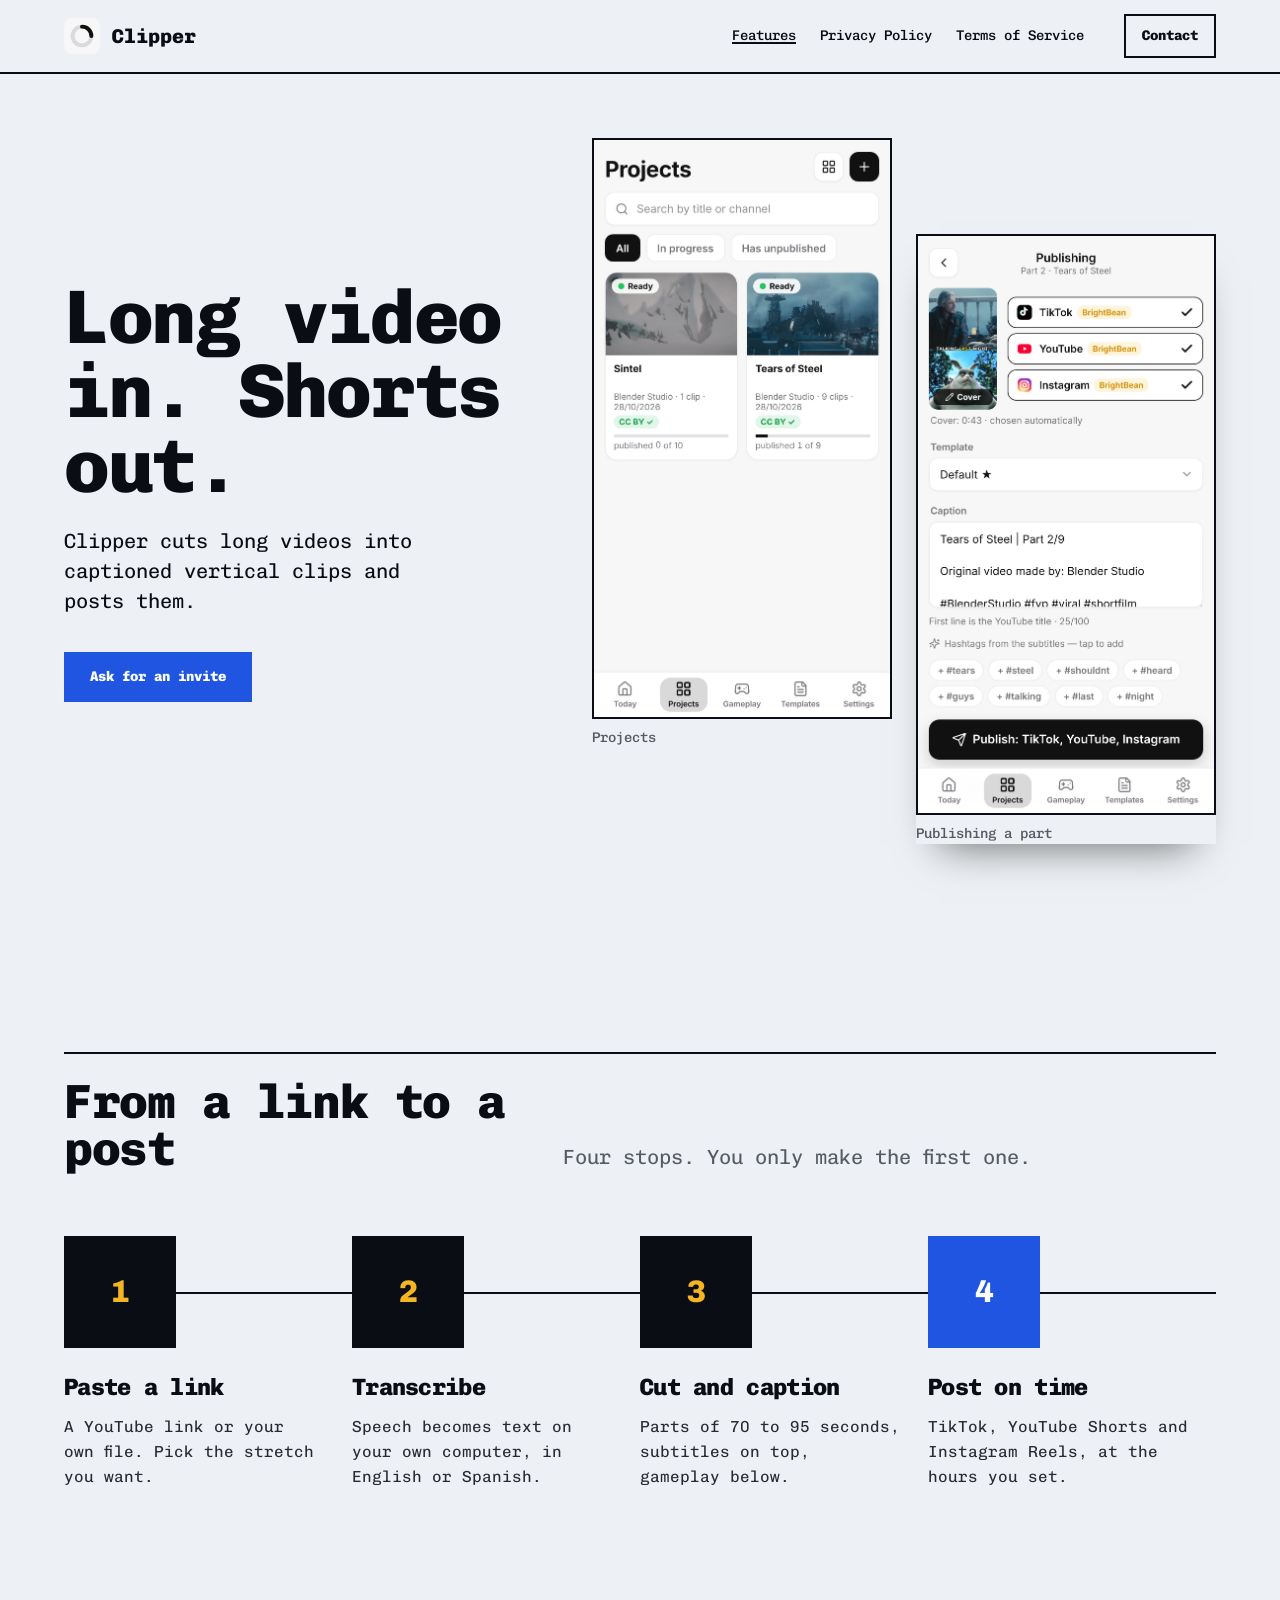
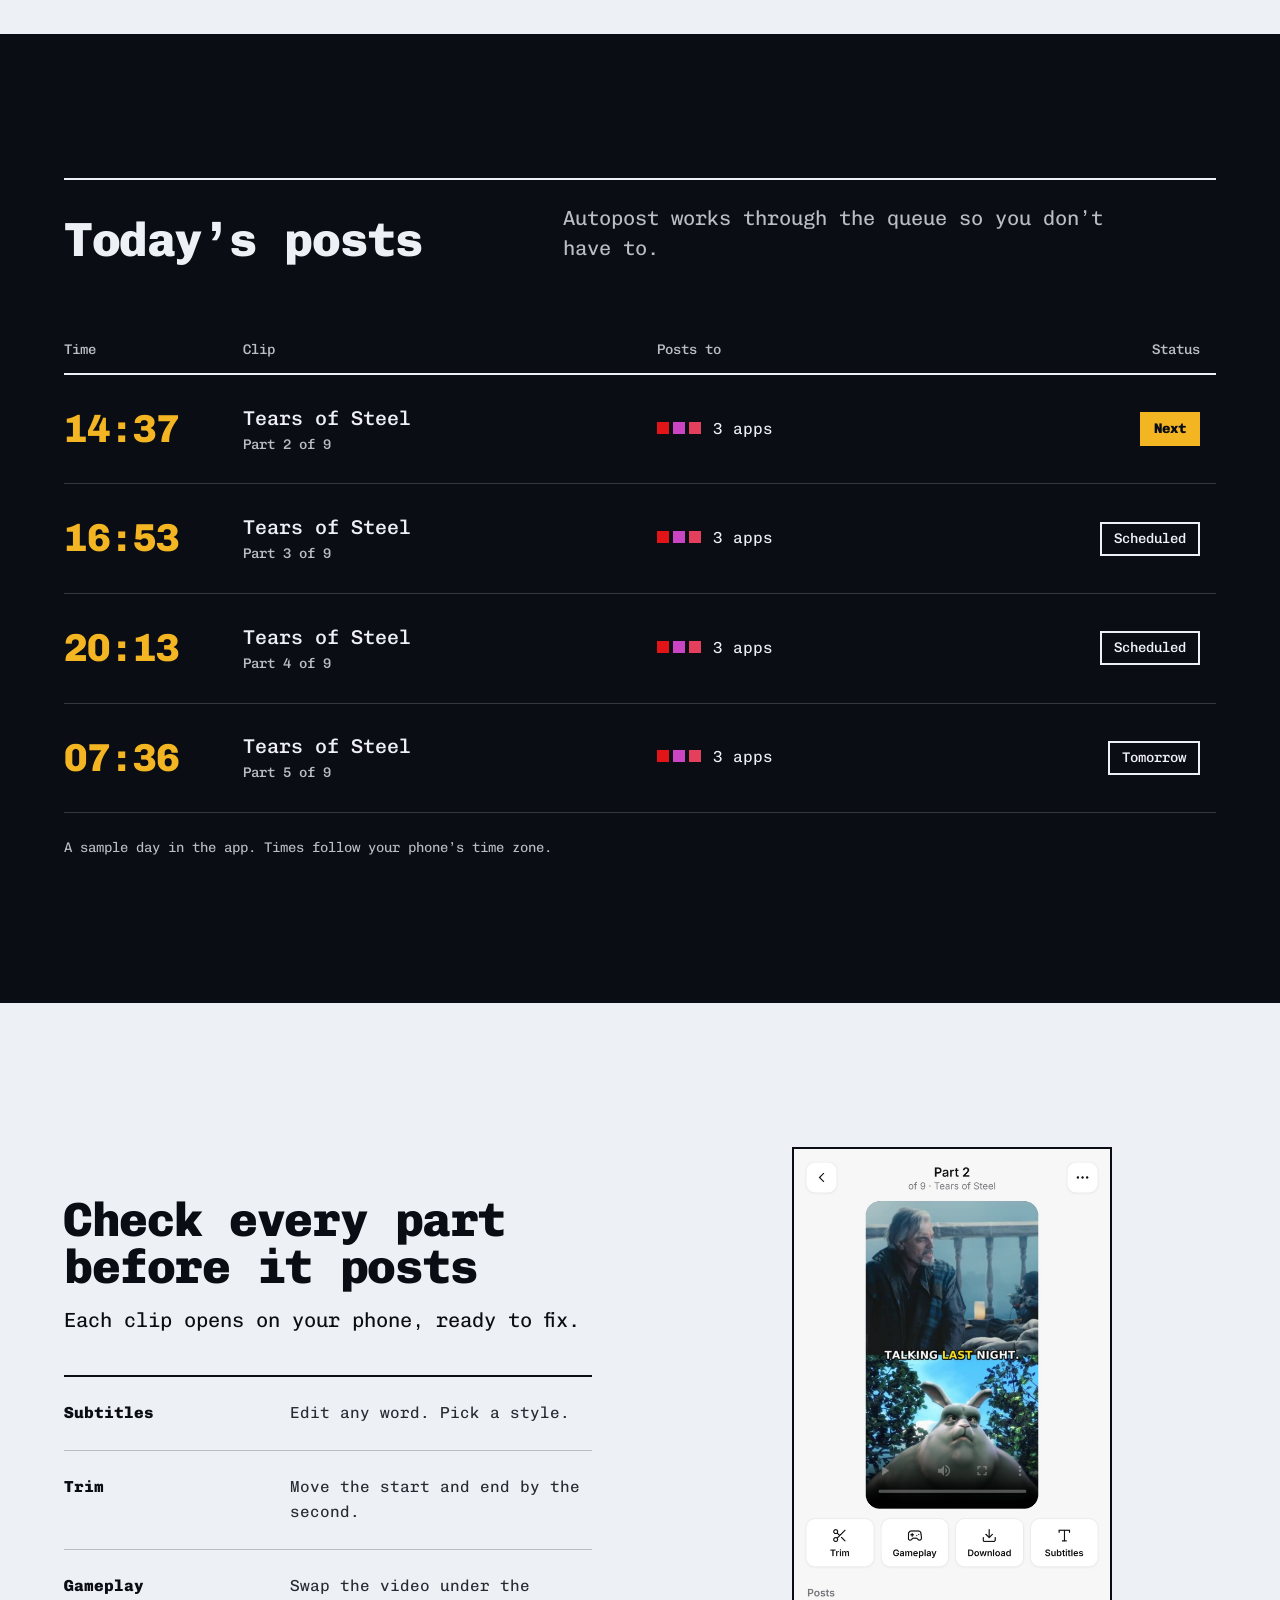
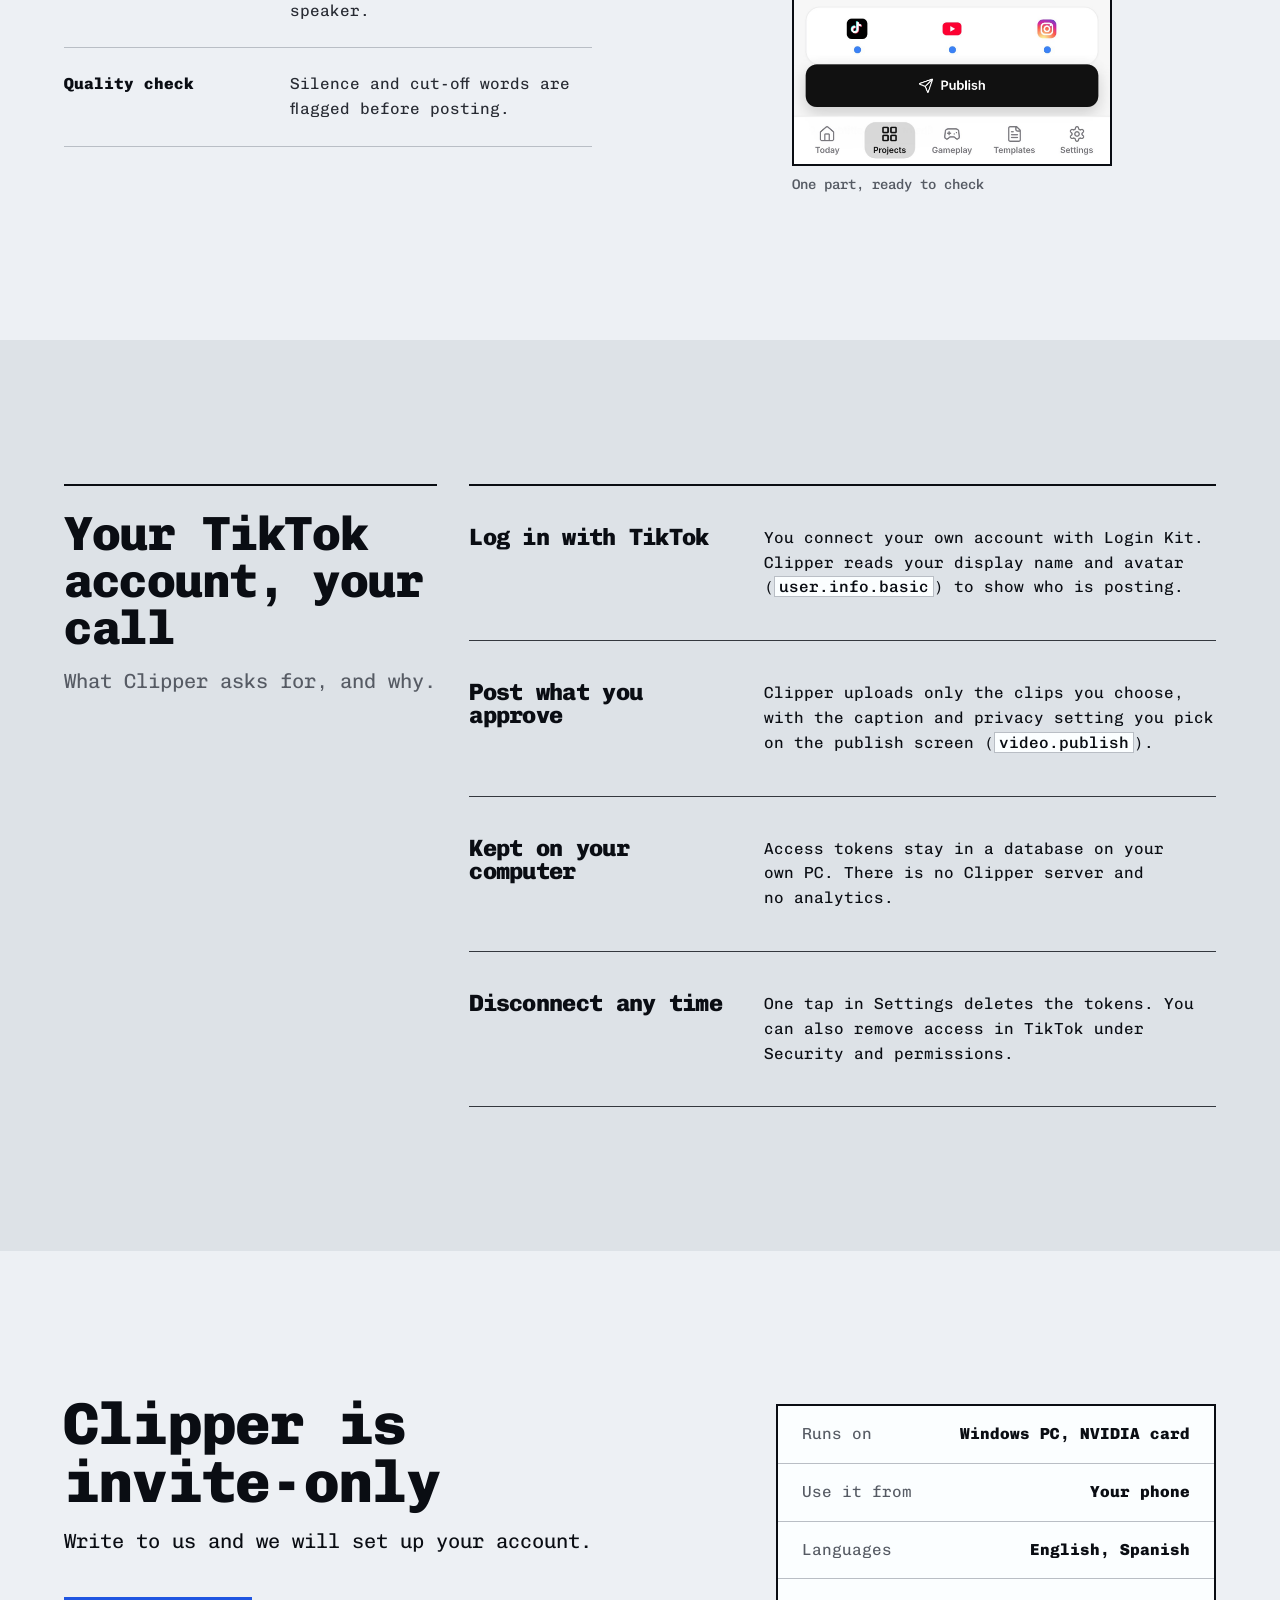
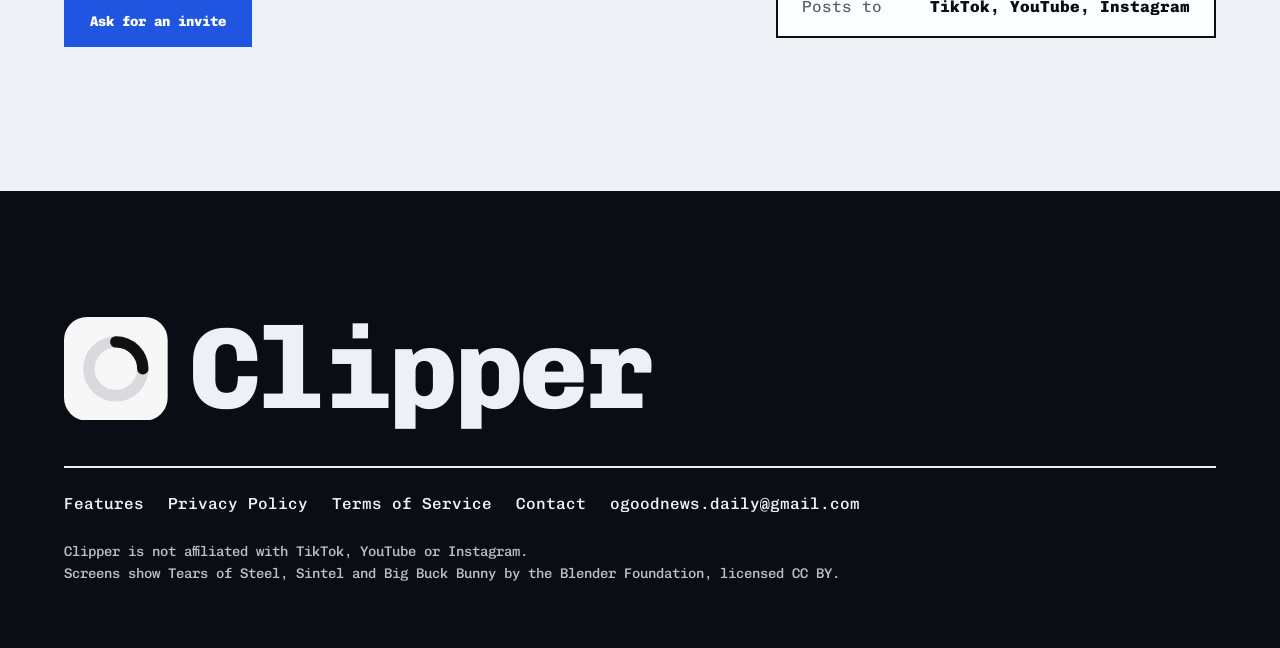
<file: index.html>
<!doctype html>
<html lang="en">
<head>
<meta charset="utf-8">
<meta name="viewport" content="width=device-width,initial-scale=1">
<title>Clipper</title>
<meta name="description" content="Clipper cuts long videos into captioned vertical clips and posts them to TikTok, YouTube and Instagram.">
<link rel="icon" href="favicon.svg" type="image/svg+xml">
<link rel="icon" href="favicon-32.png" sizes="32x32" type="image/png">
<link rel="apple-touch-icon" href="apple-touch-icon.png">
<link rel="preconnect" href="https://fonts.googleapis.com"><link rel="preconnect" href="https://fonts.gstatic.com" crossorigin>
<link href="https://fonts.googleapis.com/css2?family=Chivo+Mono:wght@400;500;800&display=swap" rel="stylesheet">
<link rel="stylesheet" href="site.css">
</head>
<body>
<header class="nav"><div class="container">
  <a class="brand" href="index.html"><svg viewBox="0 0 100 100" aria-hidden="true"><rect width="100" height="100" rx="22" fill="#f7f7f8"/><circle cx="50" cy="50" r="26" fill="none" stroke="#d9d9de" stroke-width="11"/><path d="M50 24 A26 26 0 0 1 76 50" fill="none" stroke="#111111" stroke-width="11" stroke-linecap="round"/></svg>Clipper</a>
  <div class="nav-right"><nav aria-label="Main"><ul><li><a href="index.html" aria-current="page">Features</a></li><li><a href="privacy.html">Privacy Policy</a></li><li><a href="terms.html">Terms of Service</a></li></ul></nav><a class="btn btn--sm" href="contact.html">Contact</a></div>
</div></header>
<main>
<section class="hero"><div class="container">
  <div class="hero-text">
    <h1>Long video in. Shorts out.</h1>
    <p class="lead">Clipper cuts long videos into captioned vertical clips and posts them.</p>
    <div class="actions"><a class="btn btn--primary" href="mailto:ogoodnews.daily@gmail.com?subject=Clipper%20invite">Ask for an invite</a></div>
  </div>
  <div class="phones">
    <figure class="phone"><div class="frame"><img src="shots/projects.jpg" alt="Clipper projects screen: two Blender Studio films, each cut into numbered parts" width="1206" height="2334" fetchpriority="high"></div><figcaption>Projects</figcaption></figure>
    <figure class="phone"><div class="frame"><img src="shots/publish.jpg" alt="Clipper publishing screen with TikTok, YouTube and Instagram and a caption" width="1206" height="2334"></div><figcaption>Publishing a part</figcaption></figure>
  </div>
</div></section>

<section class="section" id="route"><div class="container">
  <div class="head"><h2>From a link to a post</h2><p class="lead">Four stops. You only make the first one.</p></div>
  <ol class="route">
    <li><span class="plate" aria-hidden="true">1</span><h3>Paste a link</h3><p>A YouTube link or your own file. Pick the stretch you want.</p></li>
    <li><span class="plate" aria-hidden="true">2</span><h3>Transcribe</h3><p>Speech becomes text on your own computer, in English or Spanish.</p></li>
    <li><span class="plate" aria-hidden="true">3</span><h3>Cut and caption</h3><p>Parts of 70 to 95 seconds, subtitles on top, gameplay below.</p></li>
    <li><span class="plate" aria-hidden="true">4</span><h3>Post on time</h3><p>TikTok, YouTube Shorts and Instagram Reels, at the hours you set.</p></li>
  </ol>
</div></section>

<section class="section band--ink" id="schedule"><div class="container">
  <div class="head"><h2>Today’s posts</h2><p class="lead">Autopost works through the queue so you don’t have to.</p></div>
  <table class="board">
    <thead><tr><th scope="col">Time</th><th scope="col">Clip</th><th scope="col" class="plat-col">Posts to</th><th scope="col" class="status">Status</th></tr></thead>
    <tbody>
      <tr><td class="time">14:37</td><td class="clip">Tears of Steel<small>Part 2 of 9</small></td><td class="plat"><span class="sq sq--youtube" aria-hidden="true"></span><span class="sq sq--instagram" aria-hidden="true"></span><span class="sq sq--tiktok" aria-hidden="true"></span><span>3 apps</span></td><td class="status"><span class="tag tag--next">Next</span></td></tr>
      <tr><td class="time">16:53</td><td class="clip">Tears of Steel<small>Part 3 of 9</small></td><td class="plat"><span class="sq sq--youtube" aria-hidden="true"></span><span class="sq sq--instagram" aria-hidden="true"></span><span class="sq sq--tiktok" aria-hidden="true"></span><span>3 apps</span></td><td class="status"><span class="tag">Scheduled</span></td></tr>
      <tr><td class="time">20:13</td><td class="clip">Tears of Steel<small>Part 4 of 9</small></td><td class="plat"><span class="sq sq--youtube" aria-hidden="true"></span><span class="sq sq--instagram" aria-hidden="true"></span><span class="sq sq--tiktok" aria-hidden="true"></span><span>3 apps</span></td><td class="status"><span class="tag">Scheduled</span></td></tr>
      <tr><td class="time">07:36</td><td class="clip">Tears of Steel<small>Part 5 of 9</small></td><td class="plat"><span class="sq sq--youtube" aria-hidden="true"></span><span class="sq sq--instagram" aria-hidden="true"></span><span class="sq sq--tiktok" aria-hidden="true"></span><span>3 apps</span></td><td class="status"><span class="tag">Tomorrow</span></td></tr>
    </tbody>
  </table>
  <p class="board-foot">A sample day in the app. Times follow your phone’s time zone.</p>
</div></section>

<section class="section"><div class="container split">
  <div>
    <h2>Check every part before it posts</h2>
    <p class="lead" style="margin-top:var(--space-md)">Each clip opens on your phone, ready to fix.</p>
    <ul class="facts">
      <li><b>Subtitles</b><span>Edit any word. Pick a style.</span></li>
      <li><b>Trim</b><span>Move the start and end by the second.</span></li>
      <li><b>Gameplay</b><span>Swap the video under the speaker.</span></li>
      <li><b>Quality check</b><span>Silence and cut-off words are flagged before posting.</span></li>
    </ul>
  </div>
  <figure class="phone"><div class="frame"><img src="shots/clip.jpg" alt="A clip in Clipper: the video on top, gameplay below, tools for trim, gameplay, download and subtitles" width="1206" height="2334"></div><figcaption>One part, ready to check</figcaption></figure>
</div></section>

<section class="section band--paper2" id="tiktok"><div class="container rows-wrap">
  <div><h2>Your TikTok account, your call</h2><p class="lead">What Clipper asks for, and why.</p></div>
  <ul class="rows">
    <li><h3>Log in with TikTok</h3><p>You connect your own account with Login Kit. Clipper reads your display name and avatar (<code>user.info.basic</code>) to show who is posting.</p></li>
    <li><h3>Post what you approve</h3><p>Clipper uploads only the clips you choose, with the caption and privacy setting you pick on the publish screen (<code>video.publish</code>).</p></li>
    <li><h3>Kept on your computer</h3><p>Access tokens stay in a database on your own PC. There is no Clipper server and no analytics.</p></li>
    <li><h3>Disconnect any time</h3><p>One tap in Settings deletes the tokens. You can also remove access in TikTok under Security and permissions.</p></li>
  </ul>
</div></section>

<section class="section close"><div class="container">
  <div>
    <h2>Clipper is invite-only</h2>
    <p class="lead" style="margin-top:var(--space-md)">Write to us and we will set up your account.</p>
    <div class="actions"><a class="btn btn--primary" href="mailto:ogoodnews.daily@gmail.com?subject=Clipper%20invite">Ask for an invite</a></div>
  </div>
  <ul class="needs">
    <li><span>Runs on</span><span>Windows PC, NVIDIA card</span></li>
    <li><span>Use it from</span><span>Your phone</span></li>
    <li><span>Languages</span><span>English, Spanish</span></li>
    <li><span>Posts to</span><span>TikTok, YouTube, Instagram</span></li>
  </ul>
</div></section>
</main>
<footer class="footer"><div class="container">
  <div class="mast"><svg viewBox="0 0 100 100" aria-hidden="true"><rect width="100" height="100" rx="22" fill="#f7f7f8"/><circle cx="50" cy="50" r="26" fill="none" stroke="#d9d9de" stroke-width="11"/><path d="M50 24 A26 26 0 0 1 76 50" fill="none" stroke="#111111" stroke-width="11" stroke-linecap="round"/></svg>Clipper</div>
  <div class="foot-row"><ul><li><a href="index.html">Features</a></li><li><a href="privacy.html">Privacy Policy</a></li><li><a href="terms.html">Terms of Service</a></li><li><a href="contact.html">Contact</a></li><li><a href="mailto:ogoodnews.daily@gmail.com">ogoodnews.daily@gmail.com</a></li></ul>
  <small>Clipper is not affiliated with TikTok, YouTube or Instagram.<br>Screens show <a href="https://mango.blender.org">Tears of Steel</a>, <a href="https://durian.blender.org">Sintel</a> and <a href="https://peach.blender.org">Big Buck Bunny</a> by the Blender Foundation, licensed CC BY.</small></div>
</div></footer>
</body>
</html>
</file>
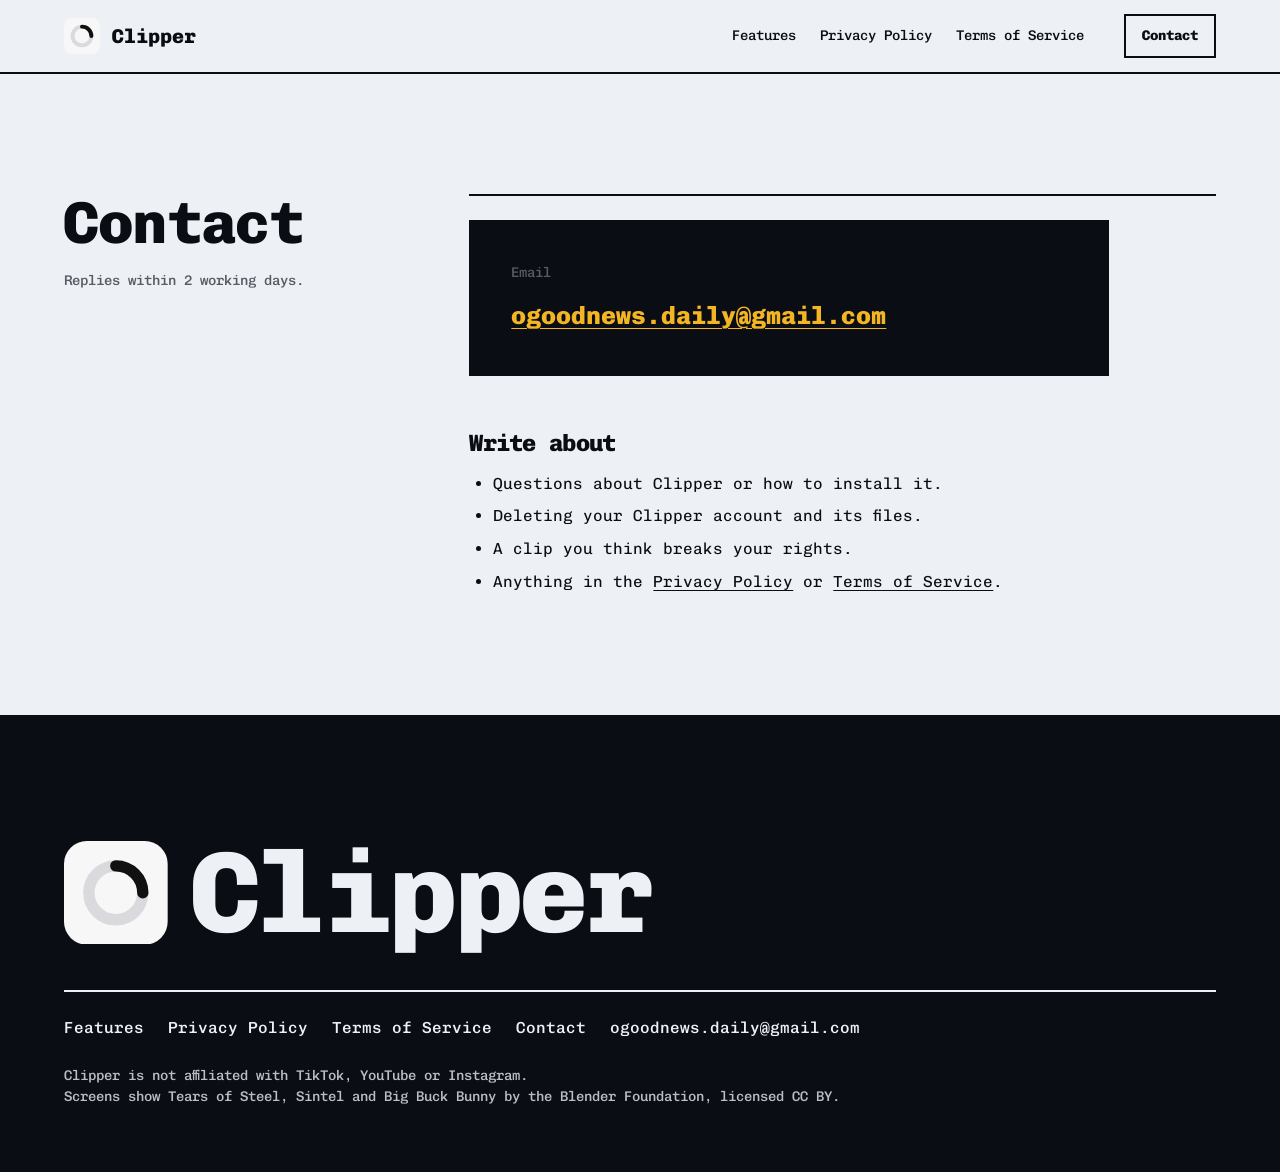
<file: contact.html>
<!doctype html>
<html lang="en">
<head>
<meta charset="utf-8">
<meta name="viewport" content="width=device-width,initial-scale=1">
<title>Contact | Clipper</title>
<meta name="description" content="How to reach Clipper.">
<link rel="icon" href="favicon.svg" type="image/svg+xml">
<link rel="icon" href="favicon-32.png" sizes="32x32" type="image/png">
<link rel="apple-touch-icon" href="apple-touch-icon.png">
<link rel="preconnect" href="https://fonts.googleapis.com"><link rel="preconnect" href="https://fonts.gstatic.com" crossorigin>
<link href="https://fonts.googleapis.com/css2?family=Chivo+Mono:wght@400;500;800&display=swap" rel="stylesheet">
<link rel="stylesheet" href="site.css">
</head>
<body>
<header class="nav"><div class="container">
  <a class="brand" href="index.html"><svg viewBox="0 0 100 100" aria-hidden="true"><rect width="100" height="100" rx="22" fill="#f7f7f8"/><circle cx="50" cy="50" r="26" fill="none" stroke="#d9d9de" stroke-width="11"/><path d="M50 24 A26 26 0 0 1 76 50" fill="none" stroke="#111111" stroke-width="11" stroke-linecap="round"/></svg>Clipper</a>
  <div class="nav-right"><nav aria-label="Main"><ul><li><a href="index.html">Features</a></li><li><a href="privacy.html">Privacy Policy</a></li><li><a href="terms.html">Terms of Service</a></li></ul></nav><a class="btn btn--sm" href="contact.html" aria-current="page">Contact</a></div>
</div></header>
<main class="doc"><div class="container">
  <aside><h1>Contact</h1><p class="updated"><small>Replies within 2 working days.</small></p></aside>
  <div class="prose">
    <div class="contact-plate"><small>Email</small><a href="mailto:ogoodnews.daily@gmail.com">ogoodnews.daily@gmail.com</a></div>
    <h2 id="about">Write about</h2>
    <ul>
      <li>Questions about Clipper or how to install it.</li>
      <li>Deleting your Clipper account and its files.</li>
      <li>A clip you think breaks your rights.</li>
      <li>Anything in the <a href="privacy.html">Privacy Policy</a> or <a href="terms.html">Terms of Service</a>.</li>
    </ul>
  </div>
</div></main>
<footer class="footer"><div class="container">
  <div class="mast"><svg viewBox="0 0 100 100" aria-hidden="true"><rect width="100" height="100" rx="22" fill="#f7f7f8"/><circle cx="50" cy="50" r="26" fill="none" stroke="#d9d9de" stroke-width="11"/><path d="M50 24 A26 26 0 0 1 76 50" fill="none" stroke="#111111" stroke-width="11" stroke-linecap="round"/></svg>Clipper</div>
  <div class="foot-row"><ul><li><a href="index.html">Features</a></li><li><a href="privacy.html">Privacy Policy</a></li><li><a href="terms.html">Terms of Service</a></li><li><a href="contact.html">Contact</a></li><li><a href="mailto:ogoodnews.daily@gmail.com">ogoodnews.daily@gmail.com</a></li></ul>
  <small>Clipper is not affiliated with TikTok, YouTube or Instagram.<br>Screens show <a href="https://mango.blender.org">Tears of Steel</a>, <a href="https://durian.blender.org">Sintel</a> and <a href="https://peach.blender.org">Big Buck Bunny</a> by the Blender Foundation, licensed CC BY.</small></div>
</div></footer>
</body>
</html>
</file>
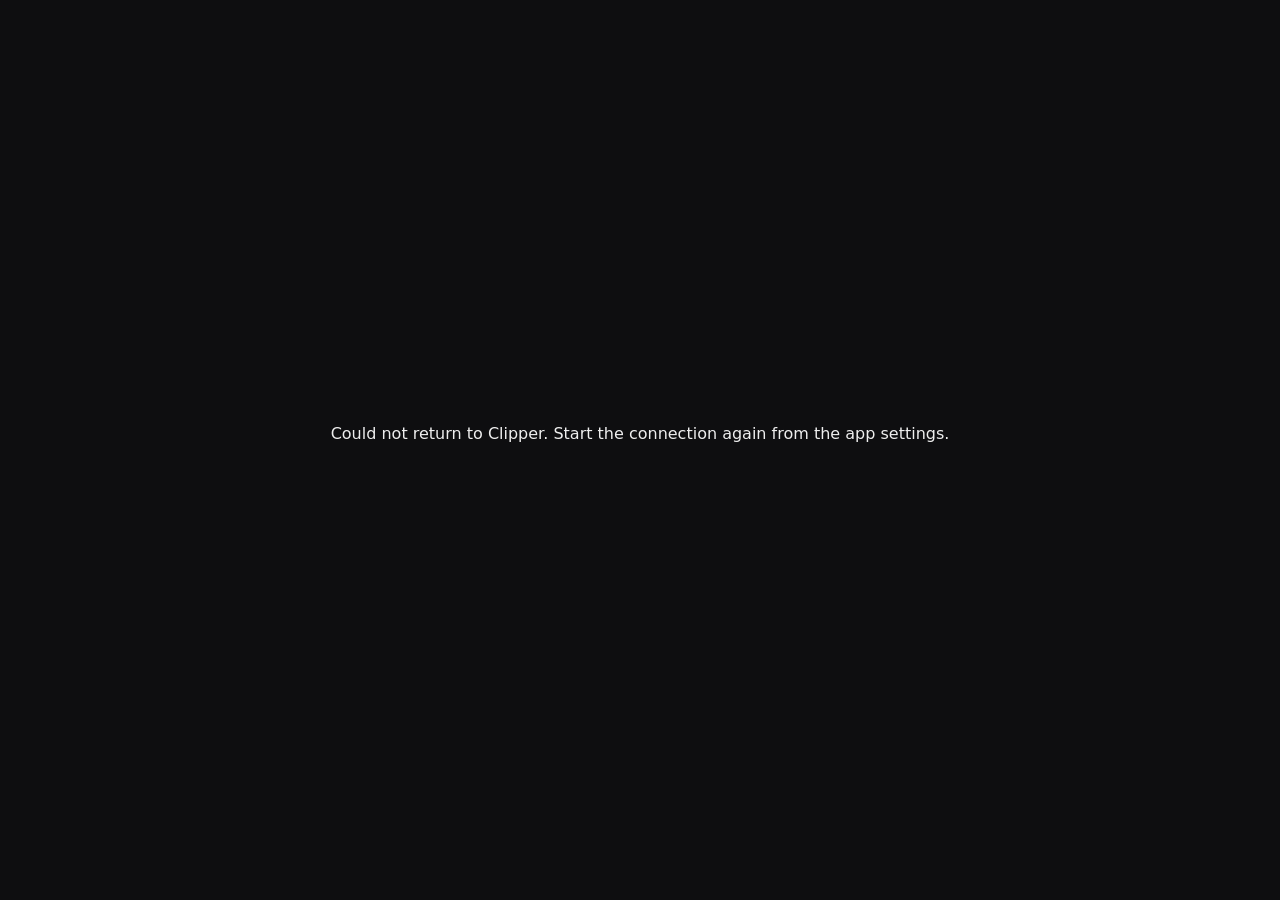
<file: oauth.html>
<!doctype html><html lang="en"><head><meta charset="utf-8"><meta name="viewport" content="width=device-width,initial-scale=1"><title>Connecting… — Clipper</title><link rel="icon" href="favicon.svg" type="image/svg+xml"><link rel="icon" href="favicon-32.png" sizes="32x32" type="image/png">
<style>body{font-family:system-ui,sans-serif;background:#0e0e10;color:#eee;display:flex;align-items:center;justify-content:center;min-height:90vh;text-align:center;padding:20px}</style></head>
<body><div id="msg">Connecting your account…</div>
<script>
// OAuth return page: forwards the authorization code back to the Clipper app running on the owner's computer.
// The app's address travels in the "state" parameter; only private addresses (Tailscale *.ts.net or localhost) are allowed.
(function () {
  var q = new URLSearchParams(location.search), msg = document.getElementById("msg");
  try {
    var s = q.get("state") || "";
    var data = JSON.parse(atob(s.replace(/-/g, "+").replace(/_/g, "/") + "===".slice((s.length + 3) % 4)));
    var target = new URL(data.r);
    var host = target.hostname;
    var okHost = host === "localhost" || host === "127.0.0.1" || /\.ts\.net$/.test(host);
    if (!okHost || !/^\/oauth\/(tiktok|youtube|instagram)\/callback$/.test(target.pathname)) throw new Error("bad target");
    ["code", "state", "error", "error_description", "scopes"].forEach(function (k) { if (q.get(k)) target.searchParams.set(k, q.get(k)); });
    location.replace(target.toString());
  } catch (e) {
    msg.textContent = "Could not return to Clipper. Start the connection again from the app settings.";
  }
})();
</script></body></html>
</file>
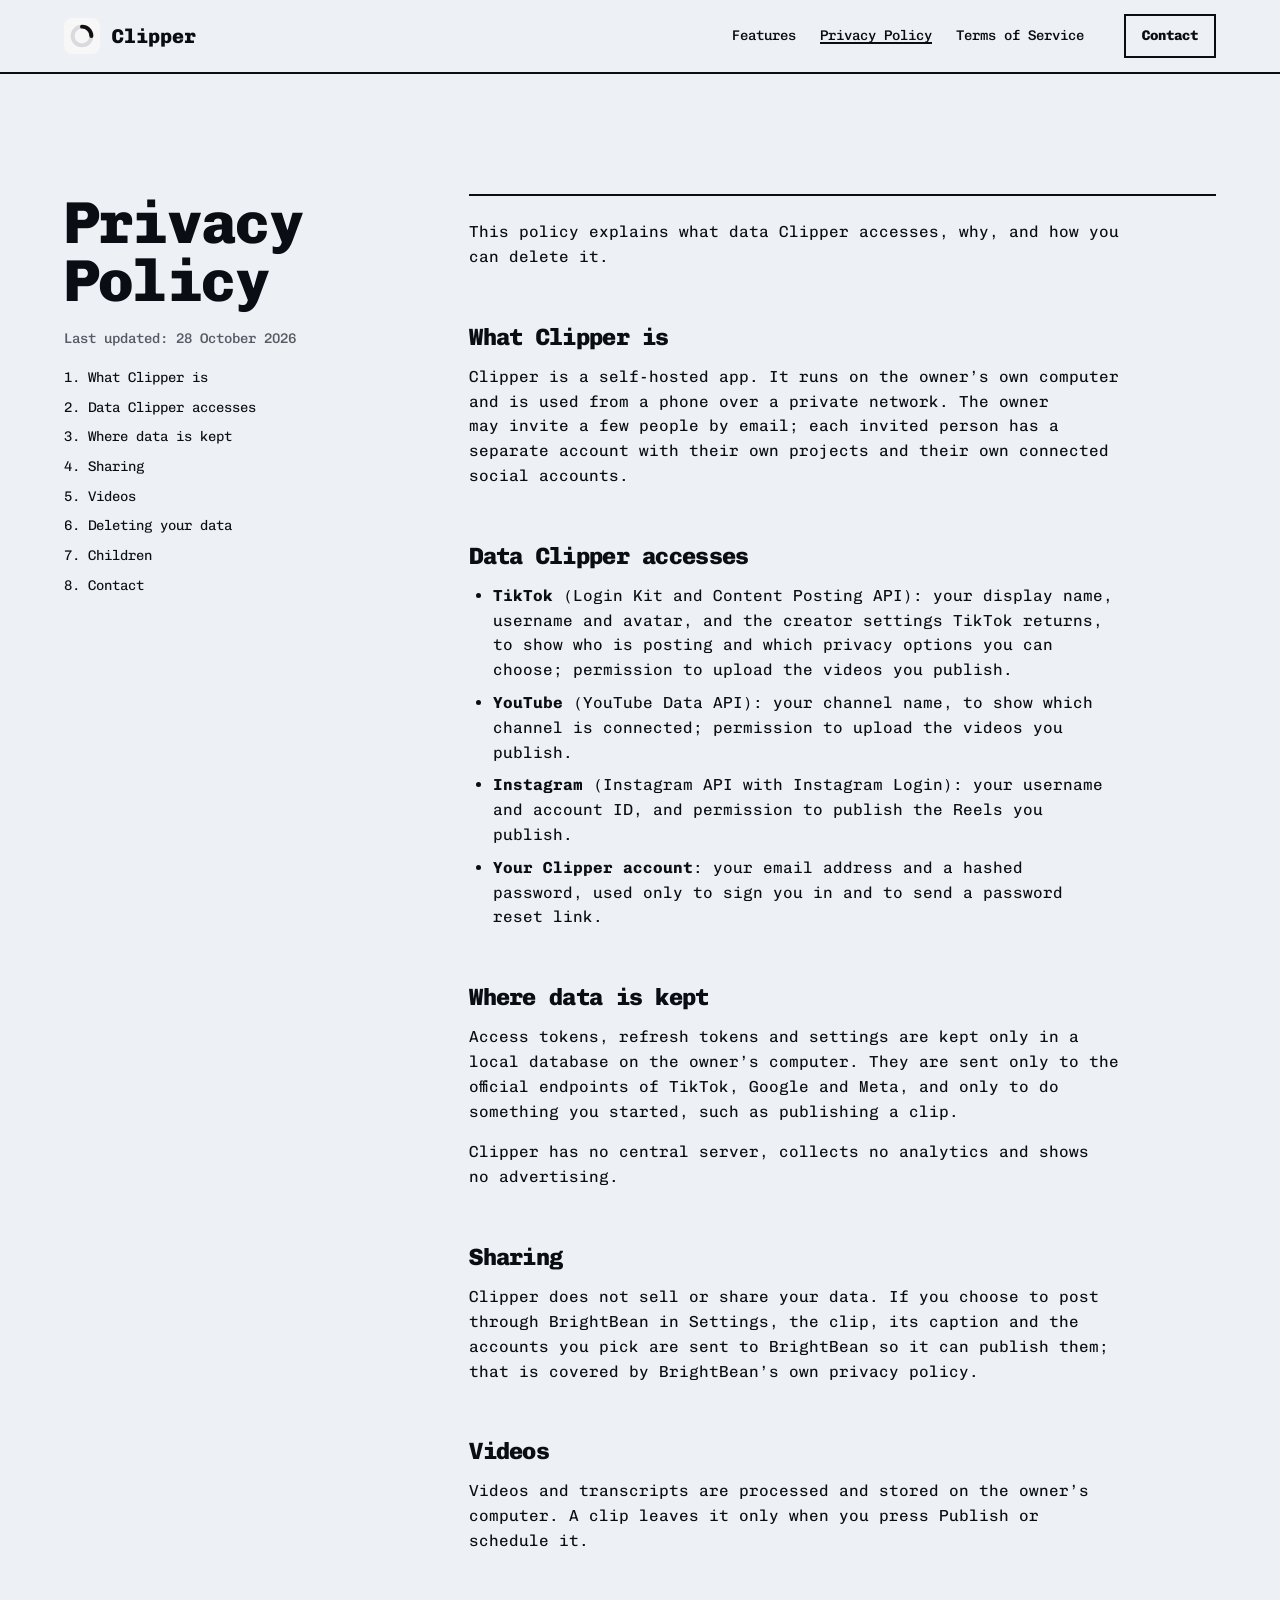
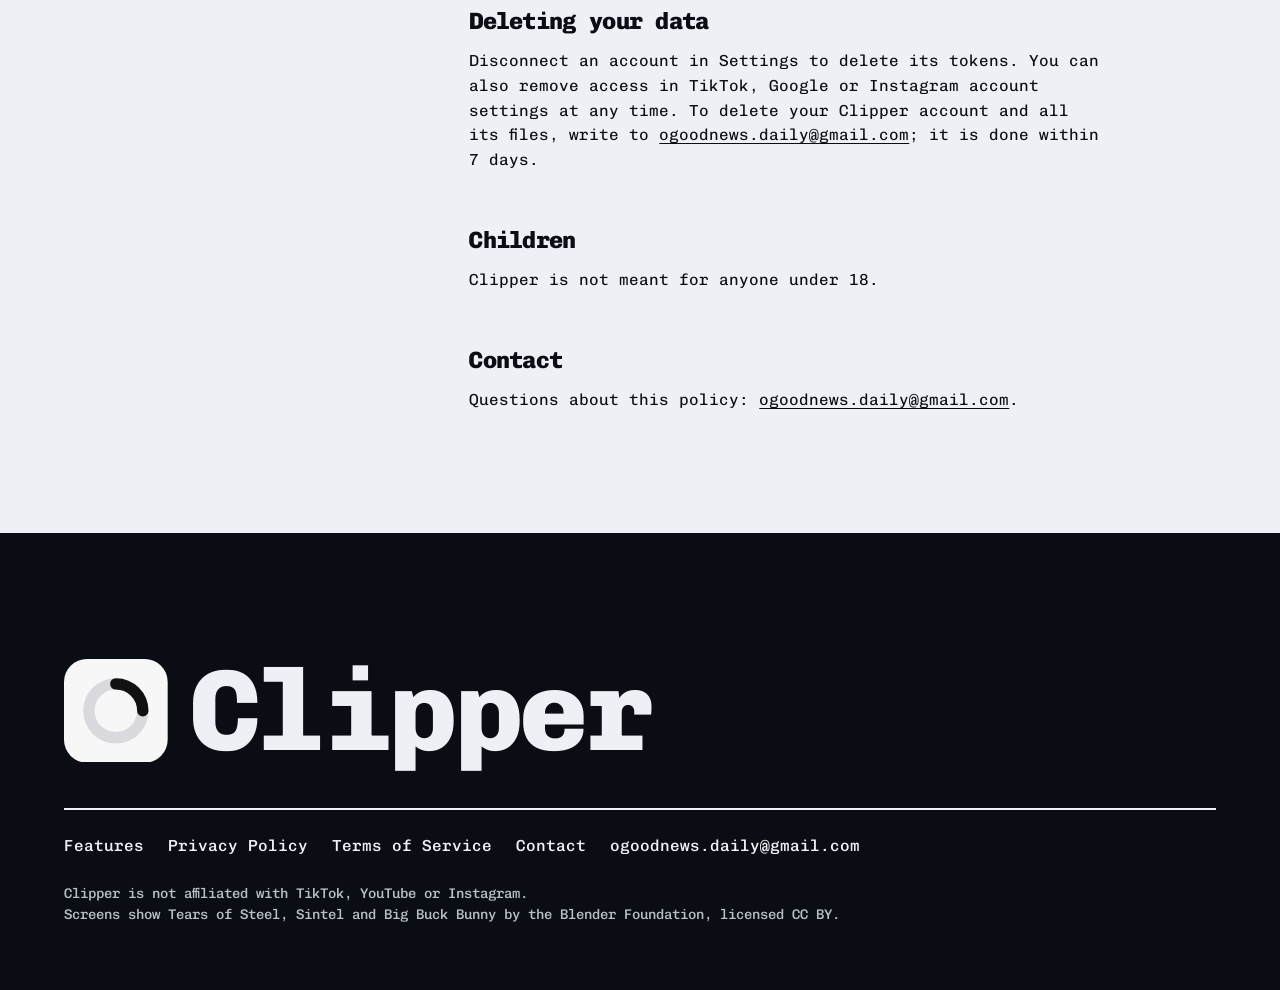
<file: privacy.html>
<!doctype html>
<html lang="en">
<head>
<meta charset="utf-8">
<meta name="viewport" content="width=device-width,initial-scale=1">
<title>Privacy Policy | Clipper</title>
<meta name="description" content="What data Clipper accesses and how to delete it.">
<link rel="icon" href="favicon.svg" type="image/svg+xml">
<link rel="icon" href="favicon-32.png" sizes="32x32" type="image/png">
<link rel="apple-touch-icon" href="apple-touch-icon.png">
<link rel="preconnect" href="https://fonts.googleapis.com"><link rel="preconnect" href="https://fonts.gstatic.com" crossorigin>
<link href="https://fonts.googleapis.com/css2?family=Chivo+Mono:wght@400;500;800&display=swap" rel="stylesheet">
<link rel="stylesheet" href="site.css">
</head>
<body>
<header class="nav"><div class="container">
  <a class="brand" href="index.html"><svg viewBox="0 0 100 100" aria-hidden="true"><rect width="100" height="100" rx="22" fill="#f7f7f8"/><circle cx="50" cy="50" r="26" fill="none" stroke="#d9d9de" stroke-width="11"/><path d="M50 24 A26 26 0 0 1 76 50" fill="none" stroke="#111111" stroke-width="11" stroke-linecap="round"/></svg>Clipper</a>
  <div class="nav-right"><nav aria-label="Main"><ul><li><a href="index.html">Features</a></li><li><a href="privacy.html" aria-current="page">Privacy Policy</a></li><li><a href="terms.html">Terms of Service</a></li></ul></nav><a class="btn btn--sm" href="contact.html">Contact</a></div>
</div></header>
<main class="doc"><div class="container">
  <aside><h1>Privacy Policy</h1><p class="updated"><small>Last updated: 28 October 2026</small></p><ol><li><a href="#what">What Clipper is</a></li><li><a href="#data">Data Clipper accesses</a></li><li><a href="#store">Where data is kept</a></li><li><a href="#share">Sharing</a></li><li><a href="#videos">Videos</a></li><li><a href="#delete">Deleting your data</a></li><li><a href="#kids">Children</a></li><li><a href="#contact">Contact</a></li></ol></aside>
  <div class="prose">
<p>This policy explains what data Clipper accesses, why, and how you can delete it.</p>
<h2 id="what">What Clipper is</h2>
<p>Clipper is a self-hosted app. It runs on the owner’s own computer and is used from a phone over a private network. The owner may invite a few people by email; each invited person has a separate account with their own projects and their own connected social accounts.</p>
<h2 id="data">Data Clipper accesses</h2>
<ul>
<li><b>TikTok</b> (Login Kit and Content Posting API): your display name, username and avatar, and the creator settings TikTok returns, to show who is posting and which privacy options you can choose; permission to upload the videos you publish.</li>
<li><b>YouTube</b> (YouTube Data API): your channel name, to show which channel is connected; permission to upload the videos you publish.</li>
<li><b>Instagram</b> (Instagram API with Instagram Login): your username and account ID, and permission to publish the Reels you publish.</li>
<li><b>Your Clipper account</b>: your email address and a hashed password, used only to sign you in and to send a password reset link.</li>
</ul>
<h2 id="store">Where data is kept</h2>
<p>Access tokens, refresh tokens and settings are kept only in a local database on the owner’s computer. They are sent only to the official endpoints of TikTok, Google and Meta, and only to do something you started, such as publishing a clip.</p>
<p>Clipper has no central server, collects no analytics and shows no advertising.</p>
<h2 id="share">Sharing</h2>
<p>Clipper does not sell or share your data. If you choose to post through BrightBean in Settings, the clip, its caption and the accounts you pick are sent to BrightBean so it can publish them; that is covered by BrightBean’s own privacy policy.</p>
<h2 id="videos">Videos</h2>
<p>Videos and transcripts are processed and stored on the owner’s computer. A clip leaves it only when you press Publish or schedule it.</p>
<h2 id="delete">Deleting your data</h2>
<p>Disconnect an account in Settings to delete its tokens. You can also remove access in TikTok, Google or Instagram account settings at any time. To delete your Clipper account and all its files, write to <a href="mailto:ogoodnews.daily@gmail.com">ogoodnews.daily@gmail.com</a>; it is done within 7 days.</p>
<h2 id="kids">Children</h2>
<p>Clipper is not meant for anyone under 18.</p>
<h2 id="contact">Contact</h2>
<p>Questions about this policy: <a href="mailto:ogoodnews.daily@gmail.com">ogoodnews.daily@gmail.com</a>.</p>
</div>
</div></main>
<footer class="footer"><div class="container">
  <div class="mast"><svg viewBox="0 0 100 100" aria-hidden="true"><rect width="100" height="100" rx="22" fill="#f7f7f8"/><circle cx="50" cy="50" r="26" fill="none" stroke="#d9d9de" stroke-width="11"/><path d="M50 24 A26 26 0 0 1 76 50" fill="none" stroke="#111111" stroke-width="11" stroke-linecap="round"/></svg>Clipper</div>
  <div class="foot-row"><ul><li><a href="index.html">Features</a></li><li><a href="privacy.html">Privacy Policy</a></li><li><a href="terms.html">Terms of Service</a></li><li><a href="contact.html">Contact</a></li><li><a href="mailto:ogoodnews.daily@gmail.com">ogoodnews.daily@gmail.com</a></li></ul>
  <small>Clipper is not affiliated with TikTok, YouTube or Instagram.<br>Screens show <a href="https://mango.blender.org">Tears of Steel</a>, <a href="https://durian.blender.org">Sintel</a> and <a href="https://peach.blender.org">Big Buck Bunny</a> by the Blender Foundation, licensed CC BY.</small></div>
</div></footer>
</body>
</html>
</file>
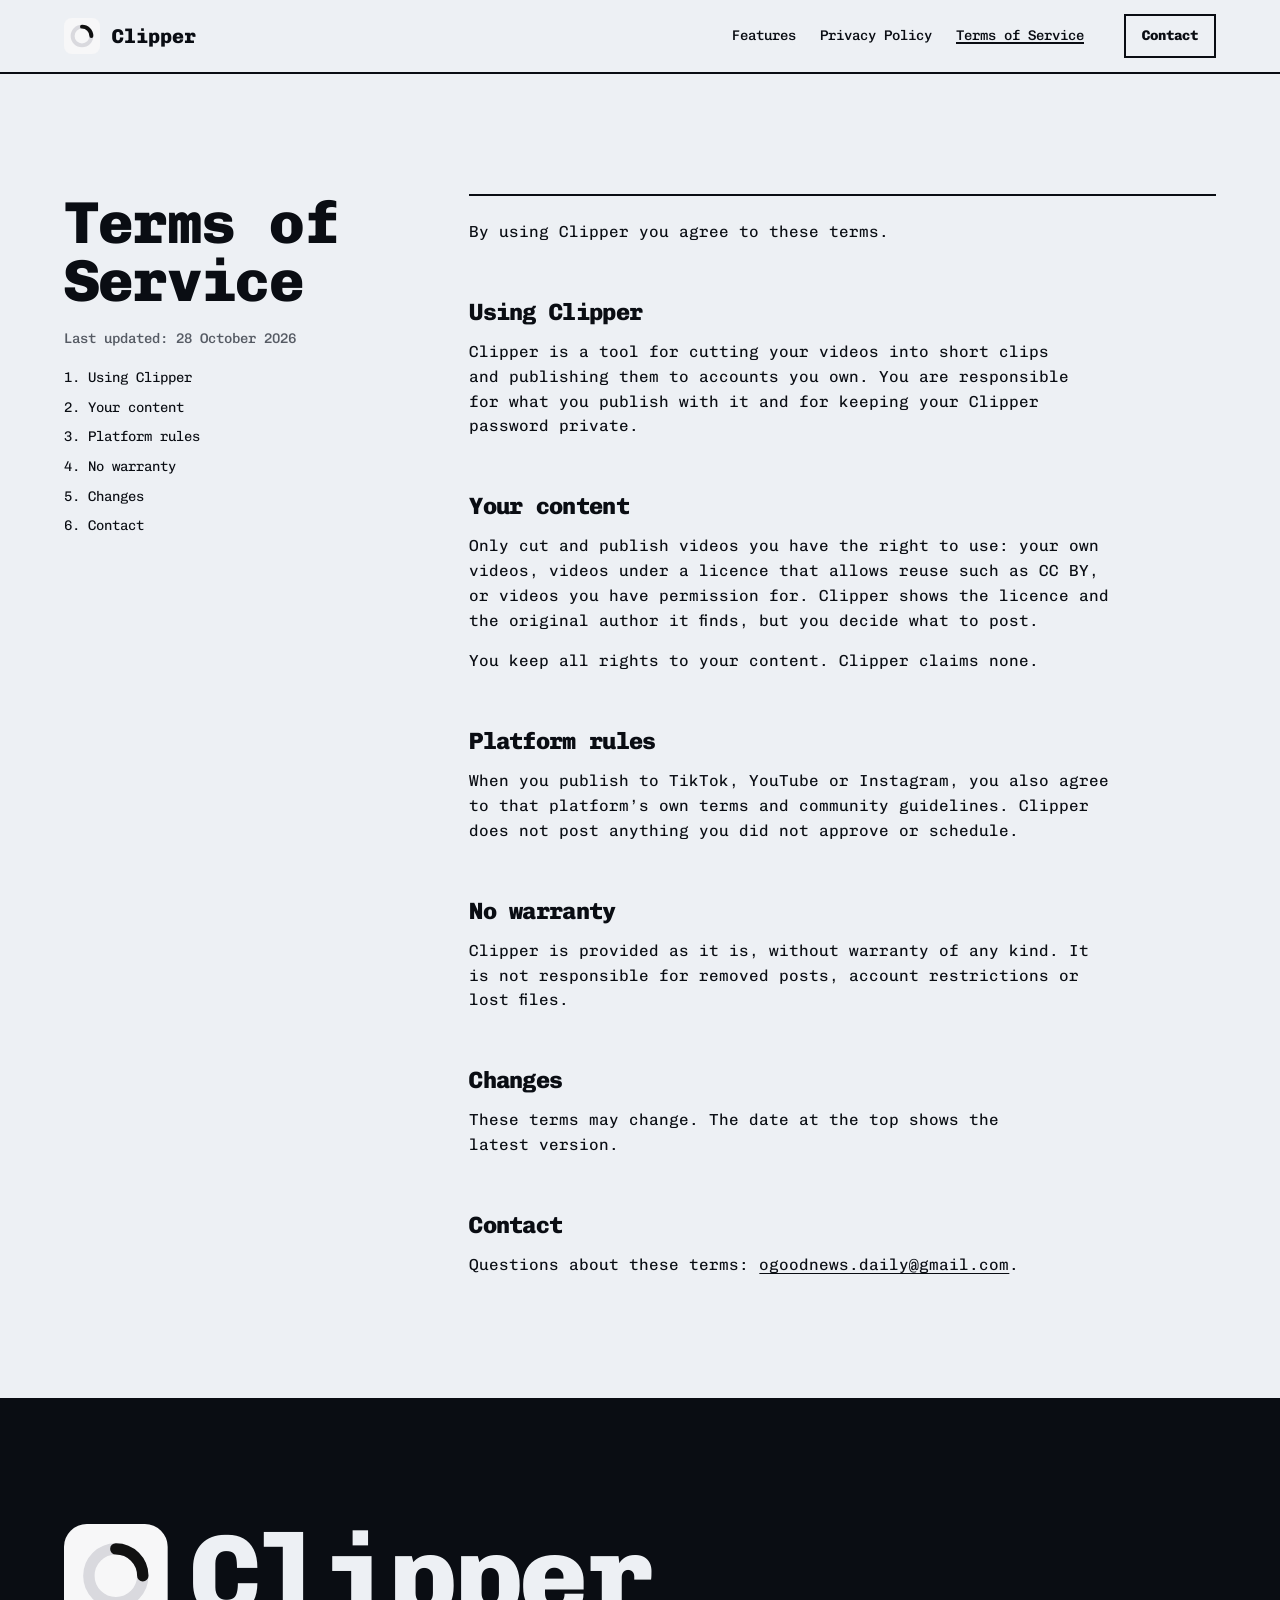
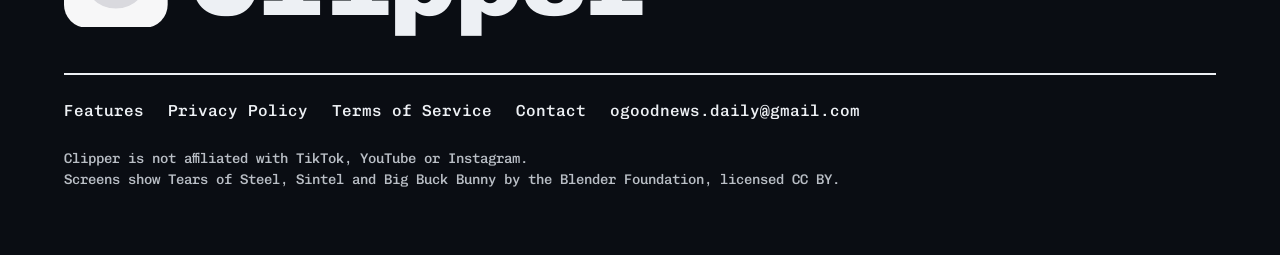
<file: terms.html>
<!doctype html>
<html lang="en">
<head>
<meta charset="utf-8">
<meta name="viewport" content="width=device-width,initial-scale=1">
<title>Terms of Service | Clipper</title>
<meta name="description" content="The terms for using Clipper.">
<link rel="icon" href="favicon.svg" type="image/svg+xml">
<link rel="icon" href="favicon-32.png" sizes="32x32" type="image/png">
<link rel="apple-touch-icon" href="apple-touch-icon.png">
<link rel="preconnect" href="https://fonts.googleapis.com"><link rel="preconnect" href="https://fonts.gstatic.com" crossorigin>
<link href="https://fonts.googleapis.com/css2?family=Chivo+Mono:wght@400;500;800&display=swap" rel="stylesheet">
<link rel="stylesheet" href="site.css">
</head>
<body>
<header class="nav"><div class="container">
  <a class="brand" href="index.html"><svg viewBox="0 0 100 100" aria-hidden="true"><rect width="100" height="100" rx="22" fill="#f7f7f8"/><circle cx="50" cy="50" r="26" fill="none" stroke="#d9d9de" stroke-width="11"/><path d="M50 24 A26 26 0 0 1 76 50" fill="none" stroke="#111111" stroke-width="11" stroke-linecap="round"/></svg>Clipper</a>
  <div class="nav-right"><nav aria-label="Main"><ul><li><a href="index.html">Features</a></li><li><a href="privacy.html">Privacy Policy</a></li><li><a href="terms.html" aria-current="page">Terms of Service</a></li></ul></nav><a class="btn btn--sm" href="contact.html">Contact</a></div>
</div></header>
<main class="doc"><div class="container">
  <aside><h1>Terms of Service</h1><p class="updated"><small>Last updated: 28 October 2026</small></p><ol><li><a href="#use">Using Clipper</a></li><li><a href="#content">Your content</a></li><li><a href="#platforms">Platform rules</a></li><li><a href="#warranty">No warranty</a></li><li><a href="#changes">Changes</a></li><li><a href="#contact">Contact</a></li></ol></aside>
  <div class="prose">
<p>By using Clipper you agree to these terms.</p>
<h2 id="use">Using Clipper</h2>
<p>Clipper is a tool for cutting your videos into short clips and publishing them to accounts you own. You are responsible for what you publish with it and for keeping your Clipper password private.</p>
<h2 id="content">Your content</h2>
<p>Only cut and publish videos you have the right to use: your own videos, videos under a licence that allows reuse such as CC BY, or videos you have permission for. Clipper shows the licence and the original author it finds, but you decide what to post.</p>
<p>You keep all rights to your content. Clipper claims none.</p>
<h2 id="platforms">Platform rules</h2>
<p>When you publish to TikTok, YouTube or Instagram, you also agree to that platform’s own terms and community guidelines. Clipper does not post anything you did not approve or schedule.</p>
<h2 id="warranty">No warranty</h2>
<p>Clipper is provided as it is, without warranty of any kind. It is not responsible for removed posts, account restrictions or lost files.</p>
<h2 id="changes">Changes</h2>
<p>These terms may change. The date at the top shows the latest version.</p>
<h2 id="contact">Contact</h2>
<p>Questions about these terms: <a href="mailto:ogoodnews.daily@gmail.com">ogoodnews.daily@gmail.com</a>.</p>
</div>
</div></main>
<footer class="footer"><div class="container">
  <div class="mast"><svg viewBox="0 0 100 100" aria-hidden="true"><rect width="100" height="100" rx="22" fill="#f7f7f8"/><circle cx="50" cy="50" r="26" fill="none" stroke="#d9d9de" stroke-width="11"/><path d="M50 24 A26 26 0 0 1 76 50" fill="none" stroke="#111111" stroke-width="11" stroke-linecap="round"/></svg>Clipper</div>
  <div class="foot-row"><ul><li><a href="index.html">Features</a></li><li><a href="privacy.html">Privacy Policy</a></li><li><a href="terms.html">Terms of Service</a></li><li><a href="contact.html">Contact</a></li><li><a href="mailto:ogoodnews.daily@gmail.com">ogoodnews.daily@gmail.com</a></li></ul>
  <small>Clipper is not affiliated with TikTok, YouTube or Instagram.<br>Screens show <a href="https://mango.blender.org">Tears of Steel</a>, <a href="https://durian.blender.org">Sintel</a> and <a href="https://peach.blender.org">Big Buck Bunny</a> by the Blender Foundation, licensed CC BY.</small></div>
</div></footer>
</body>
</html>
</file>
<file: site.css>
/* Hallmark · shape: Narrative Workflow · genre: modern-minimal · theme: Wayfind (deal 3/3, seed clipper-self-hosted-app-cuts-fe5e·52171e58·2026-10-28·r0) · job: try · draw: manual
 * hero: Stage · nav: edge-aligned, logo wordmark and one action · footer: mast · imagery: the product, captured from the running app · signature: the posting schedule set as a departure board · wayfind: platform
 * axes: light/mono/cool · posture: committed · contrast: pass · fold: pass · v2.0.0 */
/* Hallmark · pre-emit critique: P4 H4 E4 S4 R4 V4 · weakest: S, a clip tool could be anyone's; led with the real app screens and its real posting schedule instead of a generic feature grid */
/* Hallmark · dismissed 25 · route captions are one short sentence under a step plate, read as captions not prose */
@import url("./tokens.css");
@import url("./base.css");

:root {
  --color-tiktok: oklch(62% 0.2 15); --color-youtube: oklch(58% 0.23 28); --color-instagram: oklch(62% 0.22 330);
  --nav-h: 72px; --phone-w: 300px;
}

body { font-variant-numeric: tabular-nums; }
h1, h2, h3 { font-weight: 800; line-height: 0.98; }
h1 { font-size: min(var(--text-display), 4.75rem); text-wrap: initial; }
h2, h3 { text-wrap: initial; }
small, th, figcaption { font-weight: 500; color: var(--color-muted); font-size: var(--text-sm); }

/* nav */
.nav { border-bottom: var(--rule-bar) solid var(--color-ink); background: var(--color-paper); position: sticky; top: 0; z-index: var(--z-sticky-nav); }
.nav .container { display: flex; align-items: center; justify-content: space-between; gap: var(--space-lg); min-height: var(--nav-h); }
.brand { display: inline-flex; align-items: center; gap: var(--space-sm); font-weight: 800; font-size: var(--text-lg); text-decoration: none; }
.brand svg { width: 36px; height: 36px; }
.nav ul { display: flex; gap: var(--space-lg); list-style: none; margin: 0; padding: 0; font-weight: 500; font-size: var(--text-sm); }
.nav ul a { text-decoration: none; white-space: nowrap; }
.nav ul a:hover, .nav ul a[aria-current] { text-decoration: underline; text-decoration-thickness: var(--rule-bar); }
.nav-right { display: flex; align-items: center; gap: var(--space-xl); }

/* buttons */
.btn { display: inline-flex; align-items: center; justify-content: center; gap: var(--space-xs); min-height: 50px; padding: 0 var(--space-lg); border: var(--rule-bar) solid currentColor; font: 800 var(--text-sm)/1 var(--font-body); color: inherit; text-decoration: none; white-space: nowrap; background: transparent; cursor: pointer; transition: background-color var(--dur-micro) steps(1), color var(--dur-micro) steps(1); }
.btn:hover { background: var(--color-ink); color: var(--color-paper); border-color: var(--color-ink); }
.btn:active { transform: translateY(1px); }
.btn--primary { background: var(--color-accent); border-color: var(--color-accent); color: var(--color-accent-ink); }
.btn--primary:hover { background: var(--color-ink); border-color: var(--color-ink); color: var(--color-paper); }
.btn--sm { min-height: 44px; padding: 0 var(--space-md); }
.band--ink .btn:hover { background: var(--color-paper); color: var(--color-ink); border-color: var(--color-paper); }
.actions { display: flex; flex-wrap: wrap; gap: var(--space-sm); }

/* hero */
.hero .container { display: grid; grid-template-columns: minmax(0, 5fr) minmax(0, 7fr); gap: var(--space-3xl); align-items: center; min-height: calc(100svh - var(--nav-h)); padding-block: var(--space-2xl); }
.hero-text { display: grid; gap: var(--space-lg); }
.hero-text .actions { margin-top: var(--space-sm); }
.phones { display: flex; gap: var(--space-lg); justify-content: flex-end; align-items: flex-start; }
.phone { margin: 0; width: var(--phone-w); flex: none; }
.phone .frame { aspect-ratio: 1206 / 2334; border: var(--rule-bar) solid var(--color-ink); background: var(--color-ink); overflow: hidden; }
.phone img { width: 100%; height: 100%; object-fit: cover; object-position: top; }
.phone figcaption { margin-top: var(--space-xs); }
.phones .phone:nth-child(2) { margin-top: var(--space-3xl); box-shadow: var(--shadow-card); }

/* sections */
.section { padding-block: var(--section-gap); }
.section--tight { padding-block: var(--section-gap-s); }
.head { display: grid; grid-template-columns: minmax(0, 5fr) minmax(0, 7fr); gap: var(--gap-columns); align-items: end; margin-bottom: var(--space-2xl); padding-top: var(--space-lg); border-top: var(--rule-bar) solid currentColor; }
.head .lead { color: var(--color-muted); }
.band--ink .head .lead { color: var(--color-rule); }

/* route as steps */
.route { list-style: none; margin: 0; padding: 0; display: grid; grid-template-columns: repeat(4, minmax(0, 1fr)); position: relative; }
.route::before { content: ""; position: absolute; left: 0; right: 0; top: 56px; border-top: var(--rule-bar) solid var(--color-ink); }
.route li { position: relative; display: grid; gap: var(--space-md); align-content: start; padding-right: var(--space-lg); }
.route .plate { width: 112px; height: 112px; display: grid; place-items: center; border: var(--rule-bar) solid var(--color-ink); background: var(--color-ink); color: var(--color-accent-2); font-weight: 800; font-size: var(--text-2xl); }
.route li:last-child .plate { background: var(--color-accent); border-color: var(--color-accent); color: var(--color-accent-ink); }
.route h3 { margin-top: var(--space-sm); }
.route p { color: var(--color-ink-2); max-width: 30ch; }

/* departure board */
.band--ink { background: var(--color-ink); color: var(--color-paper); }
.board { width: 100%; border-collapse: collapse; }
.board th { text-align: left; color: var(--color-rule); border-bottom: var(--rule-bar) solid var(--color-paper); padding: var(--space-sm) var(--space-md) var(--space-sm) 0; }
.board td { border-bottom: var(--rule-hair) solid var(--color-ink-rule); padding: var(--space-lg) var(--space-md) var(--space-lg) 0; vertical-align: middle; }
.board .time { font-weight: 800; font-size: var(--text-3xl); color: var(--color-accent-2); width: 1%; white-space: nowrap; padding-right: var(--space-2xl); }
.board .clip { font-weight: 500; font-size: var(--text-lg); }
.board .clip small { display: block; color: var(--color-rule); }
.board .plat { white-space: nowrap; }
.board .status { text-align: right; white-space: nowrap; }
.sq { display: inline-block; width: 12px; height: 12px; margin-right: var(--space-2xs); vertical-align: 0; }
.sq + :not(.sq) { margin-left: var(--space-xs); }
.sq--tiktok { background: var(--color-tiktok); } .sq--youtube { background: var(--color-youtube); } .sq--instagram { background: var(--color-instagram); }
.tag { display: inline-block; padding: var(--space-2xs) var(--space-sm); border: var(--rule-bar) solid var(--color-paper); font-weight: 500; font-size: var(--text-sm); }
.tag--next { background: var(--color-accent-2); border-color: var(--color-accent-2); color: var(--color-ink); font-weight: 800; }
.board-foot { margin-top: var(--space-lg); color: var(--color-rule); font-size: var(--text-sm); }
.live { color: oklch(from var(--color-accent) 72% c h); }

/* split */
.split { display: grid; grid-template-columns: minmax(0, 6fr) minmax(0, 6fr); gap: var(--space-3xl); align-items: center; }
.split .phone { justify-self: center; --phone-w: 320px; }
.facts { list-style: none; margin: var(--space-xl) 0 0; padding: 0; border-top: var(--rule-bar) solid var(--color-ink); }
.facts li { display: grid; grid-template-columns: minmax(0, 2fr) minmax(0, 3fr); gap: var(--space-lg); padding-block: var(--space-lg); border-bottom: var(--rule-hair) solid var(--color-rule); }
.facts b { font-weight: 800; }
.facts span { color: var(--color-ink-2); }

/* rows: what Clipper asks TikTok for */
.band--paper2 { background: var(--color-paper-2); }
.rows-wrap { display: grid; grid-template-columns: minmax(0, 4fr) minmax(0, 8fr); gap: var(--gap-columns); }
.rows-wrap h2 { padding-top: var(--space-lg); border-top: var(--rule-bar) solid var(--color-ink); }
.rows-wrap .lead { margin-top: var(--space-md); color: var(--color-muted); }
.rows { list-style: none; margin: 0; padding: 0; border-top: var(--rule-bar) solid var(--color-ink); }
.rows li { display: grid; grid-template-columns: minmax(0, 3fr) minmax(0, 5fr); gap: var(--space-lg); padding-block: var(--space-xl); border-bottom: var(--rule-hair) solid var(--color-ink-rule); }
.rows h3 { font-size: var(--text-title); }
.rows code { font-family: var(--font-body); font-weight: 500; background: var(--color-paper-3); border: var(--rule-hair) solid var(--color-rule); padding: 0 var(--space-2xs); }

/* close */
.close .container { display: grid; grid-template-columns: minmax(0, 7fr) minmax(0, 5fr); gap: var(--space-3xl); align-items: center; }
.close h2 { font-size: var(--text-display-s); }
.close .needs { list-style: none; margin: 0; padding: 0; border: var(--rule-bar) solid var(--color-ink); background: var(--color-paper-3); }
.close .needs li { display: flex; justify-content: space-between; gap: var(--space-md); padding: var(--space-md) var(--space-lg); border-bottom: var(--rule-hair) solid var(--color-rule); }
.close .needs li:last-child { border-bottom: 0; }
.close .needs span:first-child { color: var(--color-muted); }
.close .needs span:last-child { font-weight: 800; text-align: right; }
.close .actions { margin-top: var(--space-xl); }

/* footer mast */
.footer { background: var(--color-ink); color: var(--color-paper); padding-block: var(--section-gap-s) var(--space-2xl); }
.mast { display: flex; align-items: center; gap: var(--space-lg); font-weight: 800; font-size: clamp(3rem, 9vw, 8rem); letter-spacing: var(--tracking-display); line-height: 1; padding-bottom: var(--space-xl); border-bottom: var(--rule-bar) solid var(--color-paper); }
.mast svg { width: 0.9em; height: 0.9em; flex: none; }
.foot-row { display: flex; flex-wrap: wrap; justify-content: space-between; gap: var(--space-lg); padding-top: var(--space-lg); }
.foot-row ul { display: flex; flex-wrap: wrap; gap: var(--space-lg); list-style: none; margin: 0; padding: 0; }
.foot-row a { text-decoration: none; font-weight: 500; }
.foot-row a:hover { text-decoration: underline; }
.foot-row small { color: var(--color-rule); }

/* long documents: privacy, terms, contact */
.doc { padding-block: var(--section-gap-s); }
.doc .container { display: grid; grid-template-columns: minmax(0, 4fr) minmax(0, 8fr); gap: var(--gap-columns); }
.doc aside { position: sticky; top: calc(var(--nav-h) + var(--space-xl)); align-self: start; display: grid; gap: var(--space-md); }
.doc aside ol { margin: 0; padding-left: var(--space-lg); display: grid; gap: var(--space-xs); font-size: var(--text-sm); }
.doc aside a { text-decoration: none; } .doc aside a:hover { text-decoration: underline; }
.doc h1 { font-size: var(--text-display-s); }
.prose { display: grid; gap: var(--space-md); border-top: var(--rule-bar) solid var(--color-ink); padding-top: var(--space-lg); }
.prose h2 { font-size: var(--text-title); margin-top: var(--space-xl); scroll-margin-top: calc(var(--nav-h) + var(--space-lg)); }
.prose ul { margin: 0; padding-left: var(--space-lg); display: grid; gap: var(--space-xs); max-width: 65ch; }
.prose .updated { color: var(--color-muted); }
.contact-plate { border: var(--rule-bar) solid var(--color-ink); background: var(--color-ink); color: var(--color-paper); padding: var(--space-xl); display: grid; gap: var(--space-sm); max-width: 40rem; }
.contact-plate a { color: var(--color-accent-2); font-weight: 800; font-size: var(--text-xl); overflow-wrap: anywhere; }

@media (max-width: 60rem) {
  .nav ul { display: none; }
  .hero .container, .split, .rows-wrap, .close .container, .doc .container, .head { grid-template-columns: minmax(0, 1fr); }
  .hero .container { min-height: 0; gap: var(--space-xl); }
  .phones { justify-content: flex-start; --phone-w: 220px; }
  .phones .phone:nth-child(2) { margin-top: var(--space-xl); }
  .route { grid-template-columns: repeat(2, minmax(0, 1fr)); row-gap: var(--space-2xl); }
  .route::before { display: none; }
  .doc aside { position: static; }
  .board .time { font-size: var(--text-xl); padding-right: var(--space-md); }
}
@media (max-width: 40rem) {
  .phones { --phone-w: calc(50% - var(--space-sm)); gap: var(--space-md); }
  .route { grid-template-columns: minmax(0, 1fr); }
  .route .plate { width: 88px; height: 88px; }
  .board .plat-col, .board .plat { display: none; }
  .facts li, .rows li { grid-template-columns: minmax(0, 1fr); gap: var(--space-xs); }
  .nav-right .btn { padding: 0 var(--space-sm); }
}
</file>
